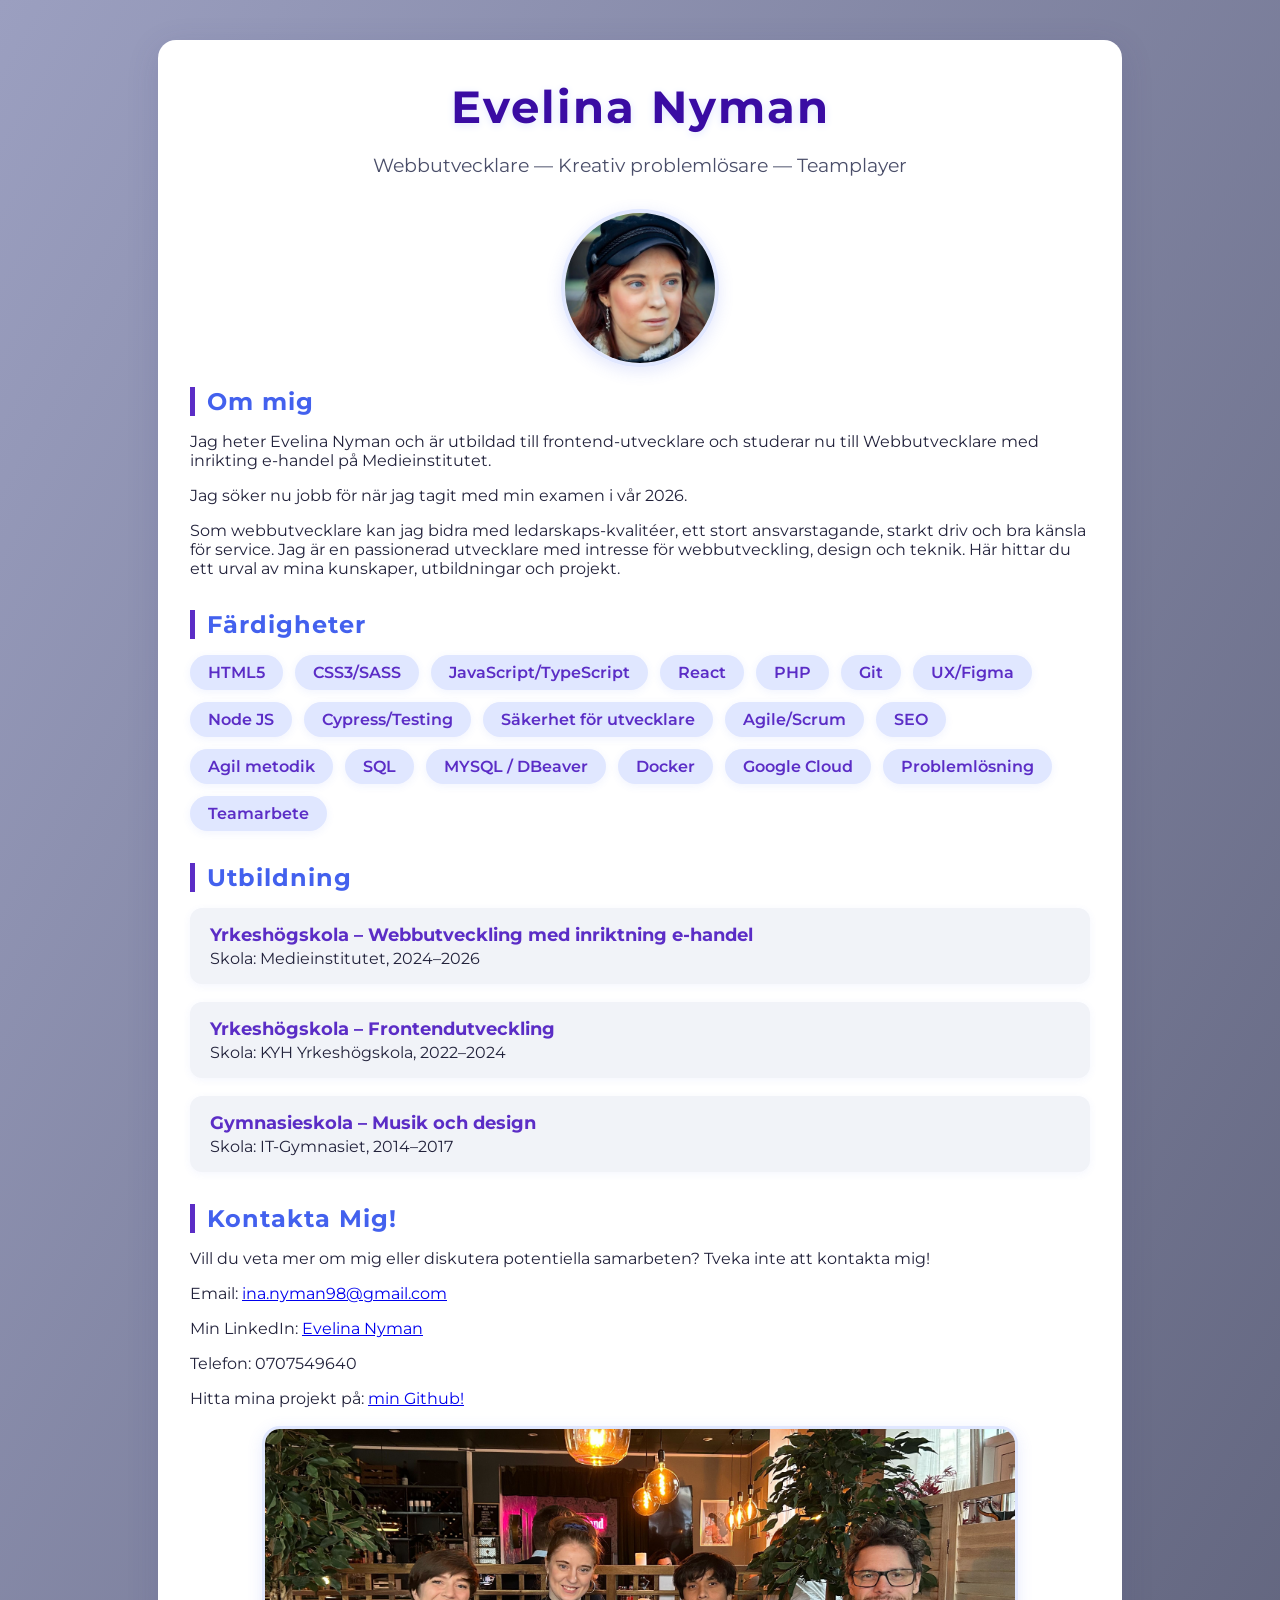
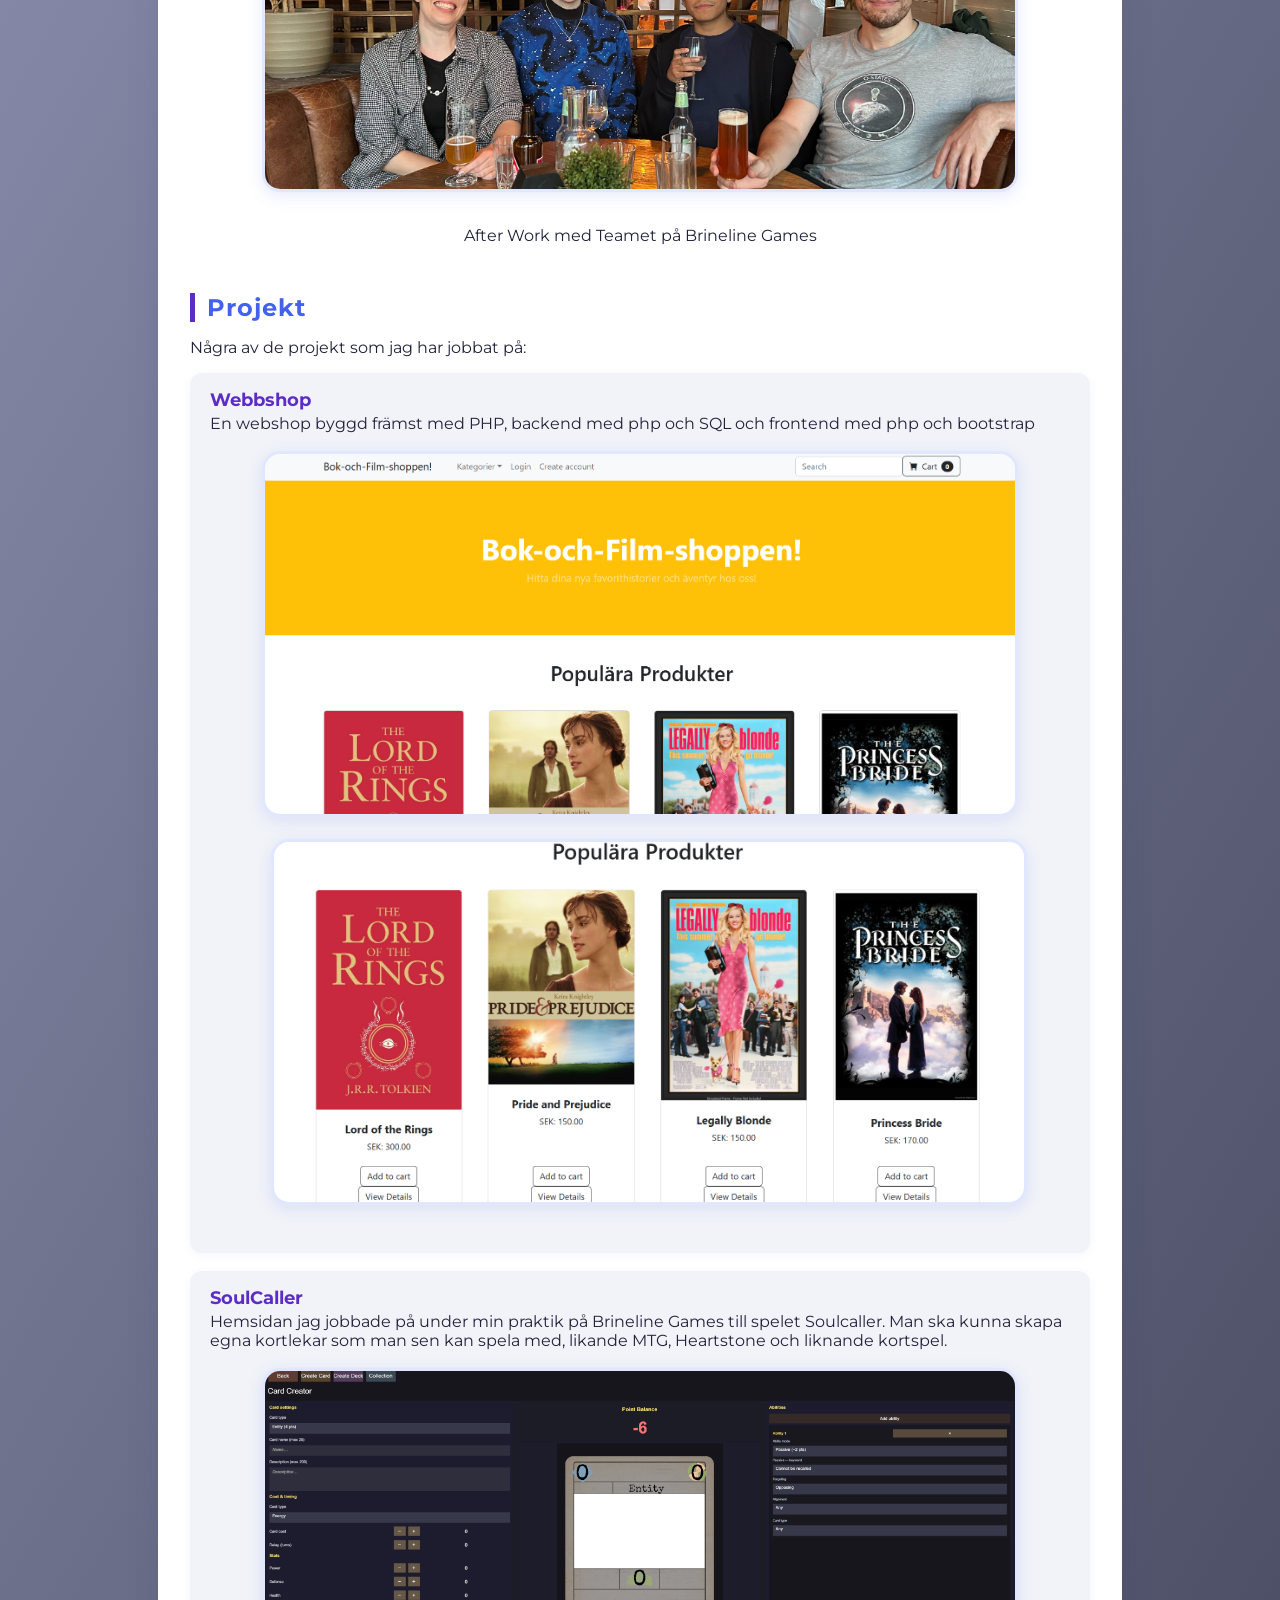
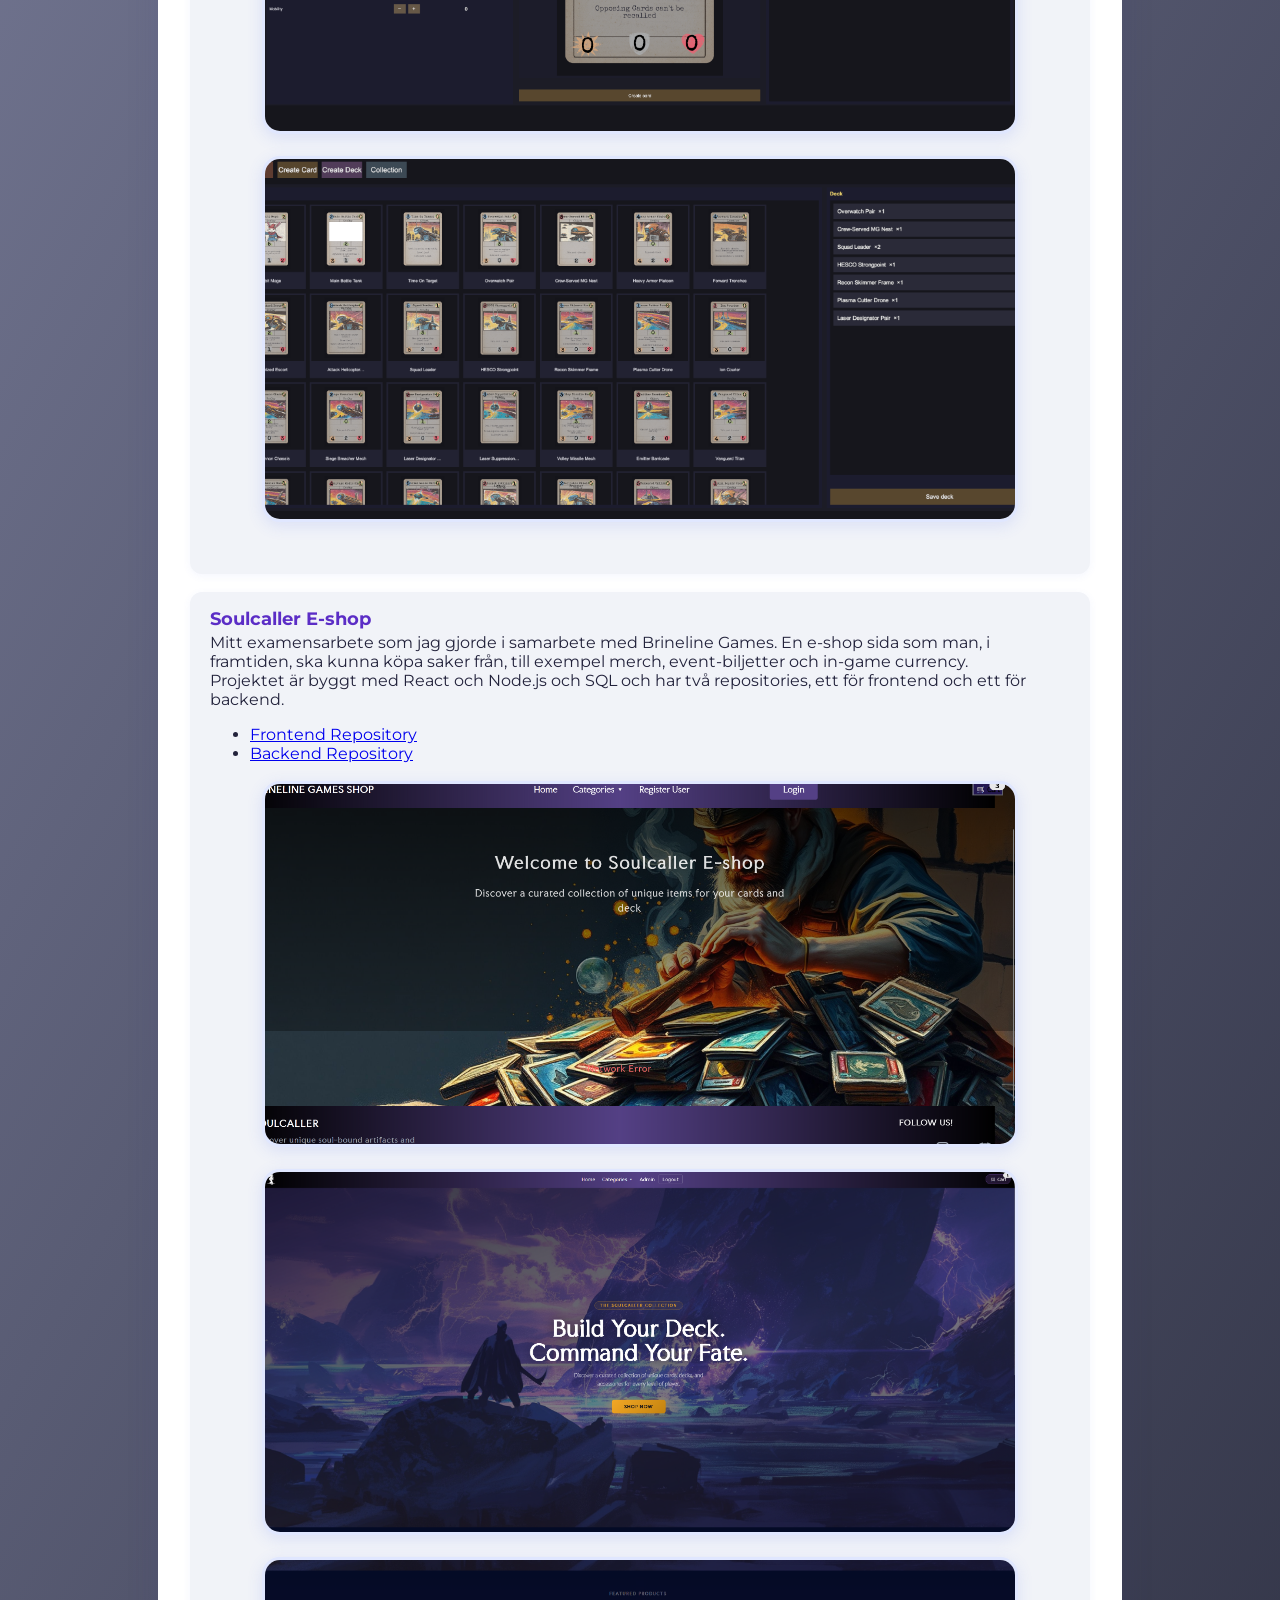
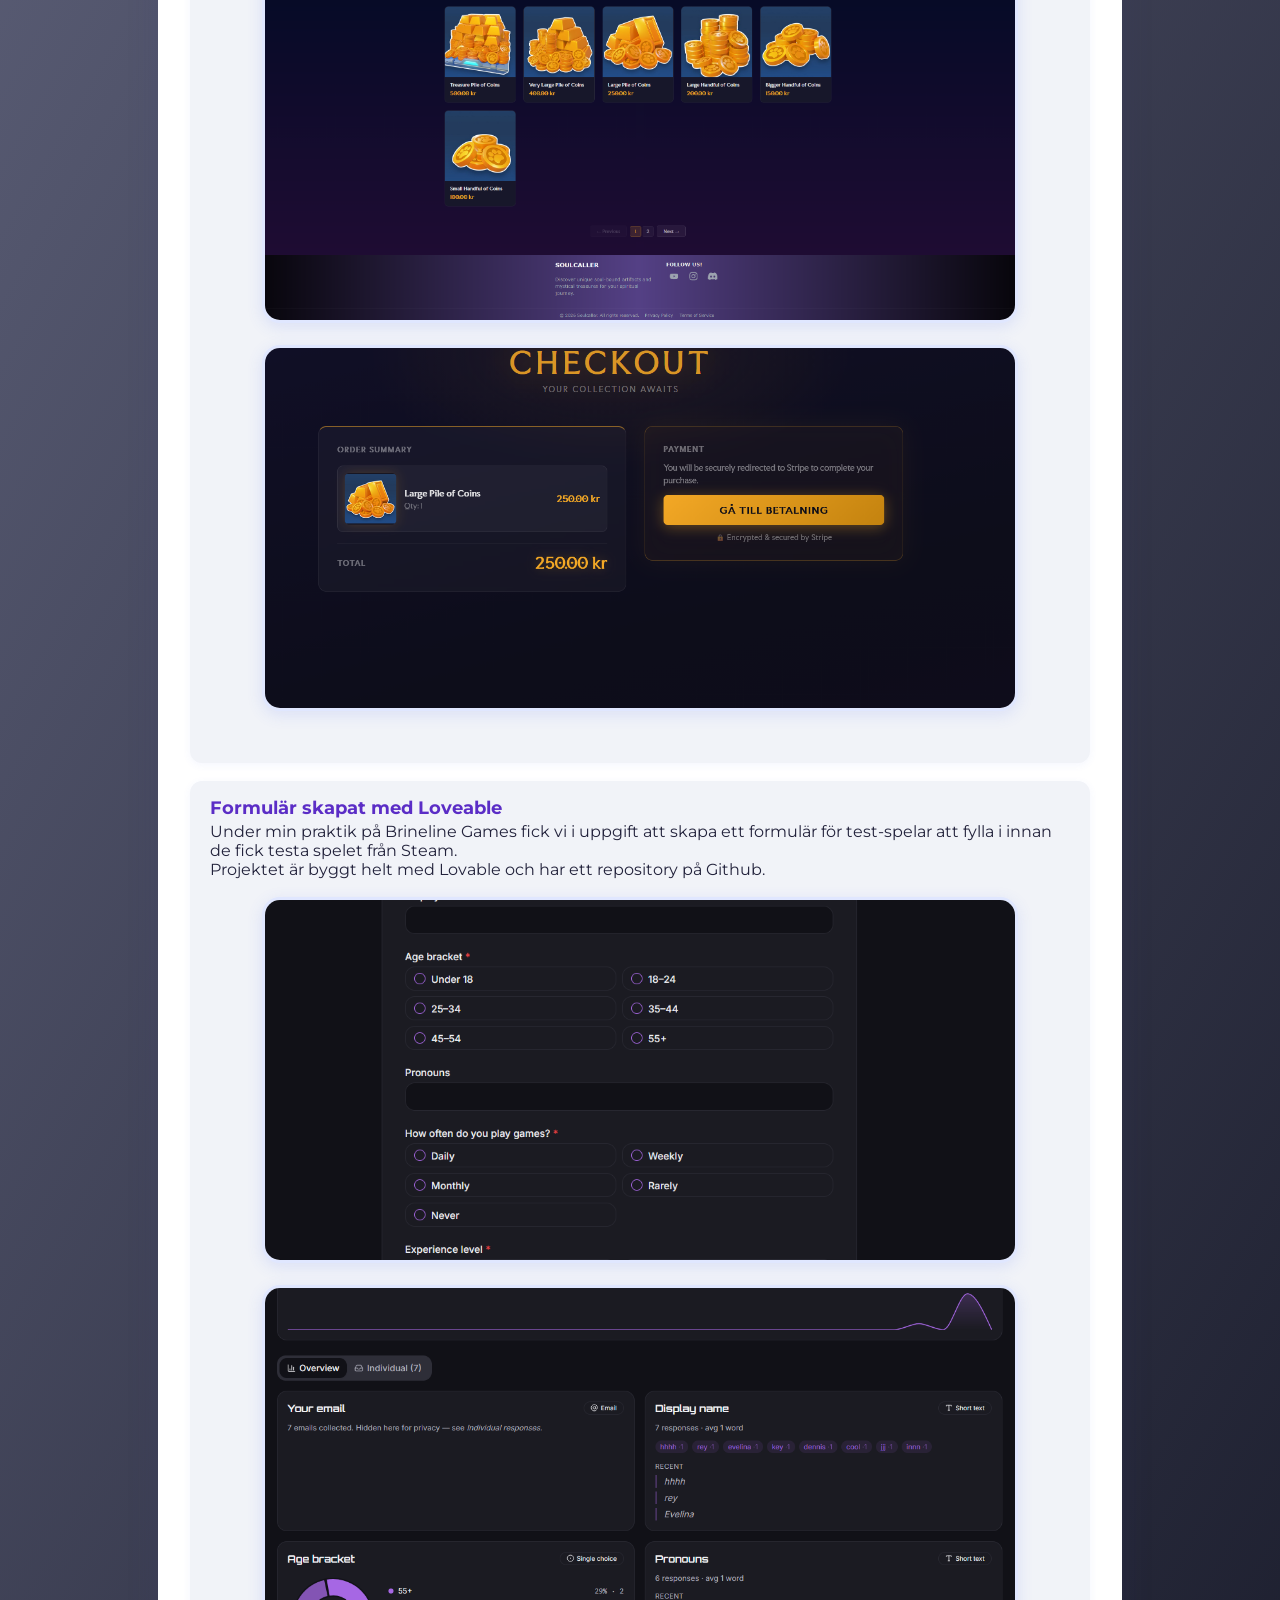
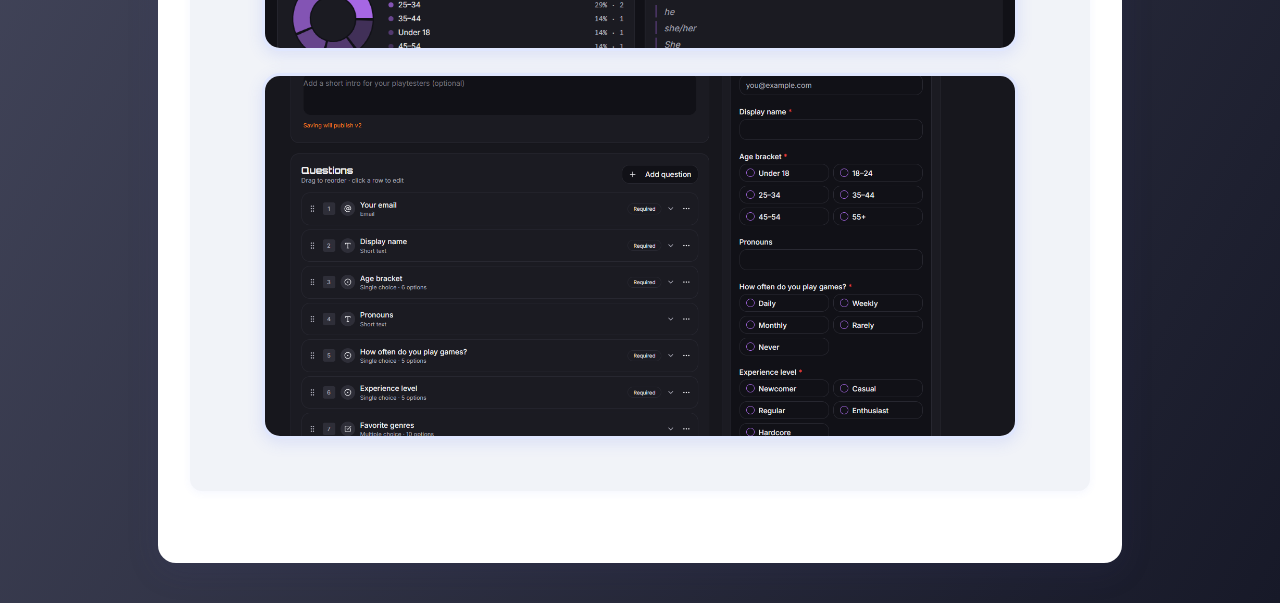
<file: index.html>
<!DOCTYPE html>
<html lang="en">
<head>
    <meta charset="UTF-8">
    <meta name="viewport" content="width=device-width, initial-scale=1.0">
    <title>Evelinas Portfolio</title>
</head>
<body>
    
</body>

<!DOCTYPE html>
<html lang="sv">
<head>
    <meta charset="UTF-8">
    <meta name="viewport" content="width=device-width, initial-scale=1.0">
    <title>Min Portfolio & CV</title>
    <link rel="stylesheet" href="style.css">
    <link href="https://fonts.googleapis.com/css2?family=Montserrat:wght@700;400&display=swap" rel="stylesheet">

</head>
<body>
    <div class="container">
        <header>
            <h1>Evelina Nyman</h1>
            <p>Webbutvecklare &mdash; Kreativ problemlösare &mdash; Teamplayer</p>
        </header>

        <section>
        <div>
            <img src="assets/Profilbild8.jpg" alt="profilbild">
        </div>
            <h2>Om mig</h2>
            <p>Jag heter Evelina Nyman och är utbildad till frontend-utvecklare och studerar nu till Webbutvecklare med inrikting e-handel på Medieinstitutet.
            </p>
            <p>Jag söker nu jobb för när jag tagit med min examen i vår 2026.
            </p>
            <p>Som webbutvecklare kan jag bidra med ledarskaps-kvalitéer, ett stort ansvarstagande, starkt driv och bra känsla för service. Jag är en passionerad utvecklare med intresse för webbutveckling, design och teknik. Här hittar du ett urval av mina kunskaper, utbildningar och projekt.
            </p>
        </section>

        <section>
            <h2>Färdigheter</h2>
            <ul class="skills">
                <li>HTML5</li>
                <li>CSS3/SASS</li>
                <li>JavaScript/TypeScript</li>
                <li>React</li>
                <li>PHP</li>
                <li>Git</li>
                <li>UX/Figma</li>
                <li>Node JS</li>
                <li>Cypress/Testing</li>  
                <li>Säkerhet för utvecklare</li>
                <li>Agile/Scrum</li>
                <li>SEO</li>
                <li>Agil metodik</li>
                <li>SQL</li>
                <li>MYSQL / DBeaver</li>
                <li>Docker</li>
                <li>Google Cloud</li>
                <li>Problemlösning</li>
                <li>Teamarbete</li>
            </ul>
        </section>

        <section>
            <h2>Utbildning</h2>
            <div class="education">
                <div class="edu-item">
                    <h3>Yrkeshögskola – Webbutveckling med inriktning e-handel</h3>
                    <p>Skola: Medieinstitutet, 2024–2026</p>
                </div>
                <div class="edu-item">
                    <h3>Yrkeshögskola – Frontendutveckling</h3>
                    <p>Skola: KYH Yrkeshögskola, 2022–2024</p>
                </div>
                <div class="edu-item">
                    <h3>Gymnasieskola – Musik och design</h3>
                    <p>Skola: IT-Gymnasiet, 2014–2017</p>
                </div>
            </div>
        </section>

        <section>
            <h2>Kontakta Mig!</h2>
            <div>
                <p>Vill du veta mer om mig eller diskutera potentiella samarbeten? Tveka inte att kontakta mig!</p>
                <p>Email: <a href="mailto: ina.nyman98@gmail.com">ina.nyman98@gmail.com</a></p>
                <p>Min LinkedIn: <a rel="noopener" href="https://www.linkedin.com/in/evelina-nyman-08953720b/" target="_blank">Evelina Nyman</a></p>
                <p>Telefon: 0707549640</p>
                <p>Hitta mina projekt på: <a href="https://github.com/Kamechan98">min Github!</a></p>
            </div>
            <div class="image-container">
                        <img src="assets/IMG_1961.jpg" alt="After Work från min LIA">
                    <p>After Work med Teamet på Brineline Games</p>
                    </div>

        </section>

        <section>
            <h2>Projekt</h2>
            <p>Några av de projekt som jag har jobbat på:</p>
            <div class="projects">
                <div class="project-item">
                    <h3>Webbshop</h3>
                    <p>En webshop byggd främst med PHP, backend med php och SQL och frontend med php och bootstrap</p>
                    <section>
                     <div class="image-container">
                        <a rel="noopener" href="https://github.com/Kamechan98/Webshop_PHP" target="_blank">
                        <img src="assets/Skärmbild (4).png" alt="Webbshopbild1">
                        </a>
                    </div>
                    <div class="image-container">
                        <a rel="noopener" href="https://github.com/Kamechan98/Webshop_PHP" target="_blank"></a>
                        <img src="assets/Skärmbild (5).png" alt="Webbshopbild2">
                    </div>
                </section>
                </div>
                <div class="project-item">
                    <h3>SoulCaller</h3>
                    <p>Hemsidan jag jobbade på under min praktik på Brineline Games till spelet Soulcaller. Man ska kunna skapa egna kortlekar som man sen kan spela med, likande MTG, Heartstone och liknande kortspel.</p>
                <section>
                     <div class="image-container">
                        <a rel="noopener" href="https://github.com/Kamechan98/Rate-a-Movie-App.git" target="_blank">
                        <img src="assets/Screenshot 2026-05-03 003402.png" alt="SoulCallers hemsida">
                        </a>
                    </div>
                    <div class="image-container">
                        <a rel="noopener" href="https://github.com/Kamechan98/Rate-a-Movie-App.git" target="_blank">
                        <img src="assets/Screenshot 2026-05-03 003418.png" alt="SoulCallers hemsida">
                        </a>
                    </div>
                </section>
                </div>
                <div class="project-item">
                    <h3>Soulcaller E-shop</h3>
                    <p>Mitt examensarbete som jag gjorde i samarbete med Brineline Games. En e-shop sida som man, i framtiden, ska kunna köpa saker från, till exempel merch, event-biljetter och in-game currency.</p>
                    <p>Projektet är byggt med React och Node.js och SQL och har två repositories, ett för frontend och ett för backend.
                        <ul>
                            <li>
                            <a rel="noopener" href="https://github.com/Reyuuh/eshop-soulcaller-frontend" target="_blank">Frontend Repository</a>
                            </li>
                            <li>
                            <a rel="noopener" href="https://github.com/Reyuuh/eshop-soulcaller-backend" target="_blank">Backend Repository</a>
                            </li>
                        </ul>
                    </p>
                <section>
                     <div class="image-container">
                        <a rel="noopener" href="https://github.com/Kamechan98/Rate-a-Movie-App.git" target="_blank">
                        <img src="assets/Skärmbild 2026-02-02 100907.png" alt="SoulCallers hemsida">
                        </a>
                    </div>
                     <div class="image-container">
                        <a rel="noopener" href="https://github.com/Reyuuh/eshop-soulcaller-frontend" target="_blank">
                        <img src="assets/Skärmbild 2026-05-01 125922.png" alt="SC-Eshop1">
                        </a>
                    </div>
                    <div class="image-container">
                        <a rel="noopener" href="https://github.com/Reyuuh/eshop-soulcaller-frontend" target="_blank">
                        <img src="assets/Skärmbild 2026-05-01 130011.png" alt="SC-Eshop2">
                        </a>
                    </div>
                     <div class="image-container">
                        <a rel="noopener" href="https://github.com/Reyuuh/eshop-soulcaller-frontend" target="_blank">
                        <img src="assets/Skärmbild 2026-05-01 125034.png" alt="SC-Eshop3">
                        </a>
                    </div>
                </section>
                </div>
                                <div class="project-item">
                    <h3>Formulär skapat med Loveable</h3>
                    <p>Under min praktik på Brineline Games fick vi i uppgift att skapa ett formulär för test-spelar att fylla i innan de fick testa spelet från Steam.</p>
                    <p>Projektet är byggt helt med Lovable och har ett repository på Github.</p>
                    </p>
                <section>
                     <div class="image-container">
                        <a rel="noopener" href="https://github.com/Reyuuh/eshop-soulcaller-frontend" target="_blank">
                        <img src="assets/Skärmbild 2026-05-01 122115.png" alt="SC-Eshop1">
                        </a>
                    </div>
                    <div class="image-container">
                        <a rel="noopener" href="https://github.com/Reyuuh/eshop-soulcaller-frontend" target="_blank">
                        <img src="assets/Skärmbild 2026-05-01 121901.png" alt="SC-Eshop2">
                        </a>
                    </div>
                     <div class="image-container">
                        <a rel="noopener" href="https://github.com/Reyuuh/eshop-soulcaller-frontend" target="_blank">
                        <img src="assets/Skärmbild 2026-05-01 122002.png" alt="SC-Eshop3">
                        </a>
                    </div>
                </section>
                </div>
            </div>
        </section>
    </div>
</body>
</html>
</file>
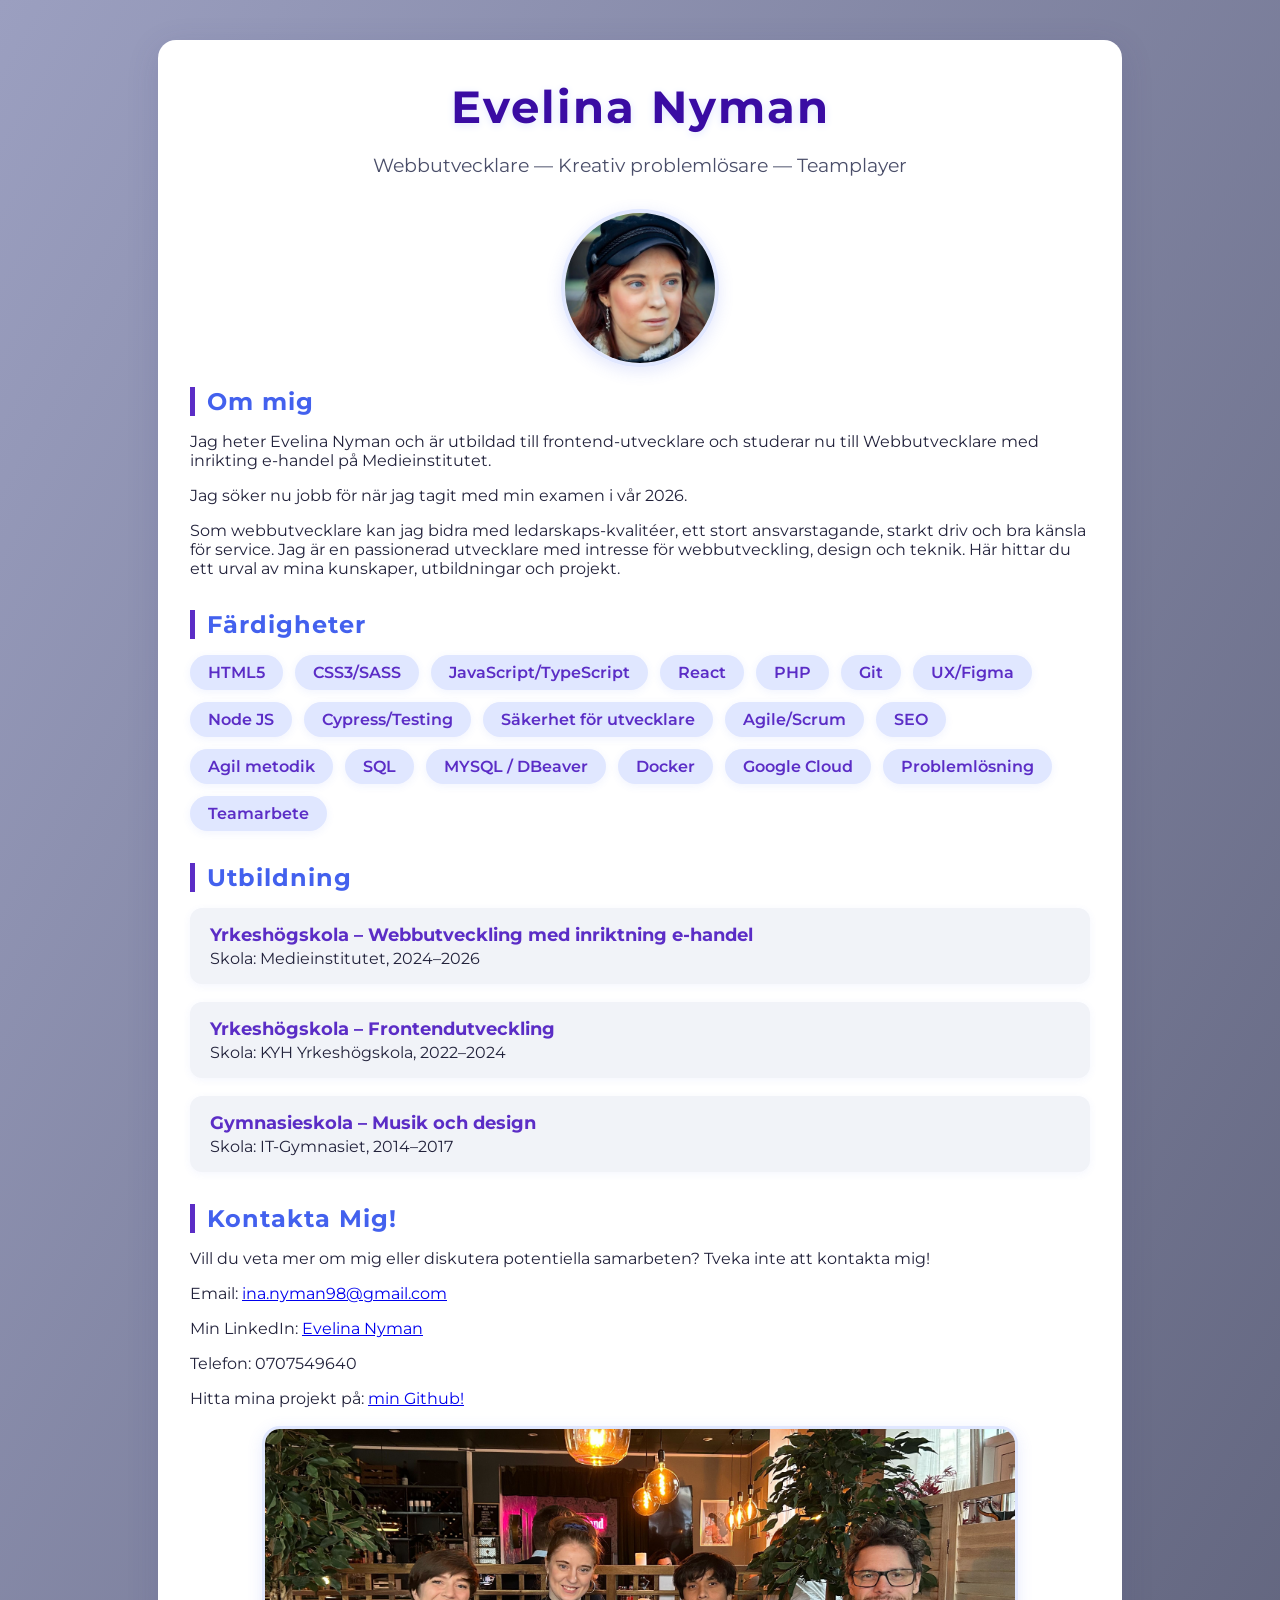
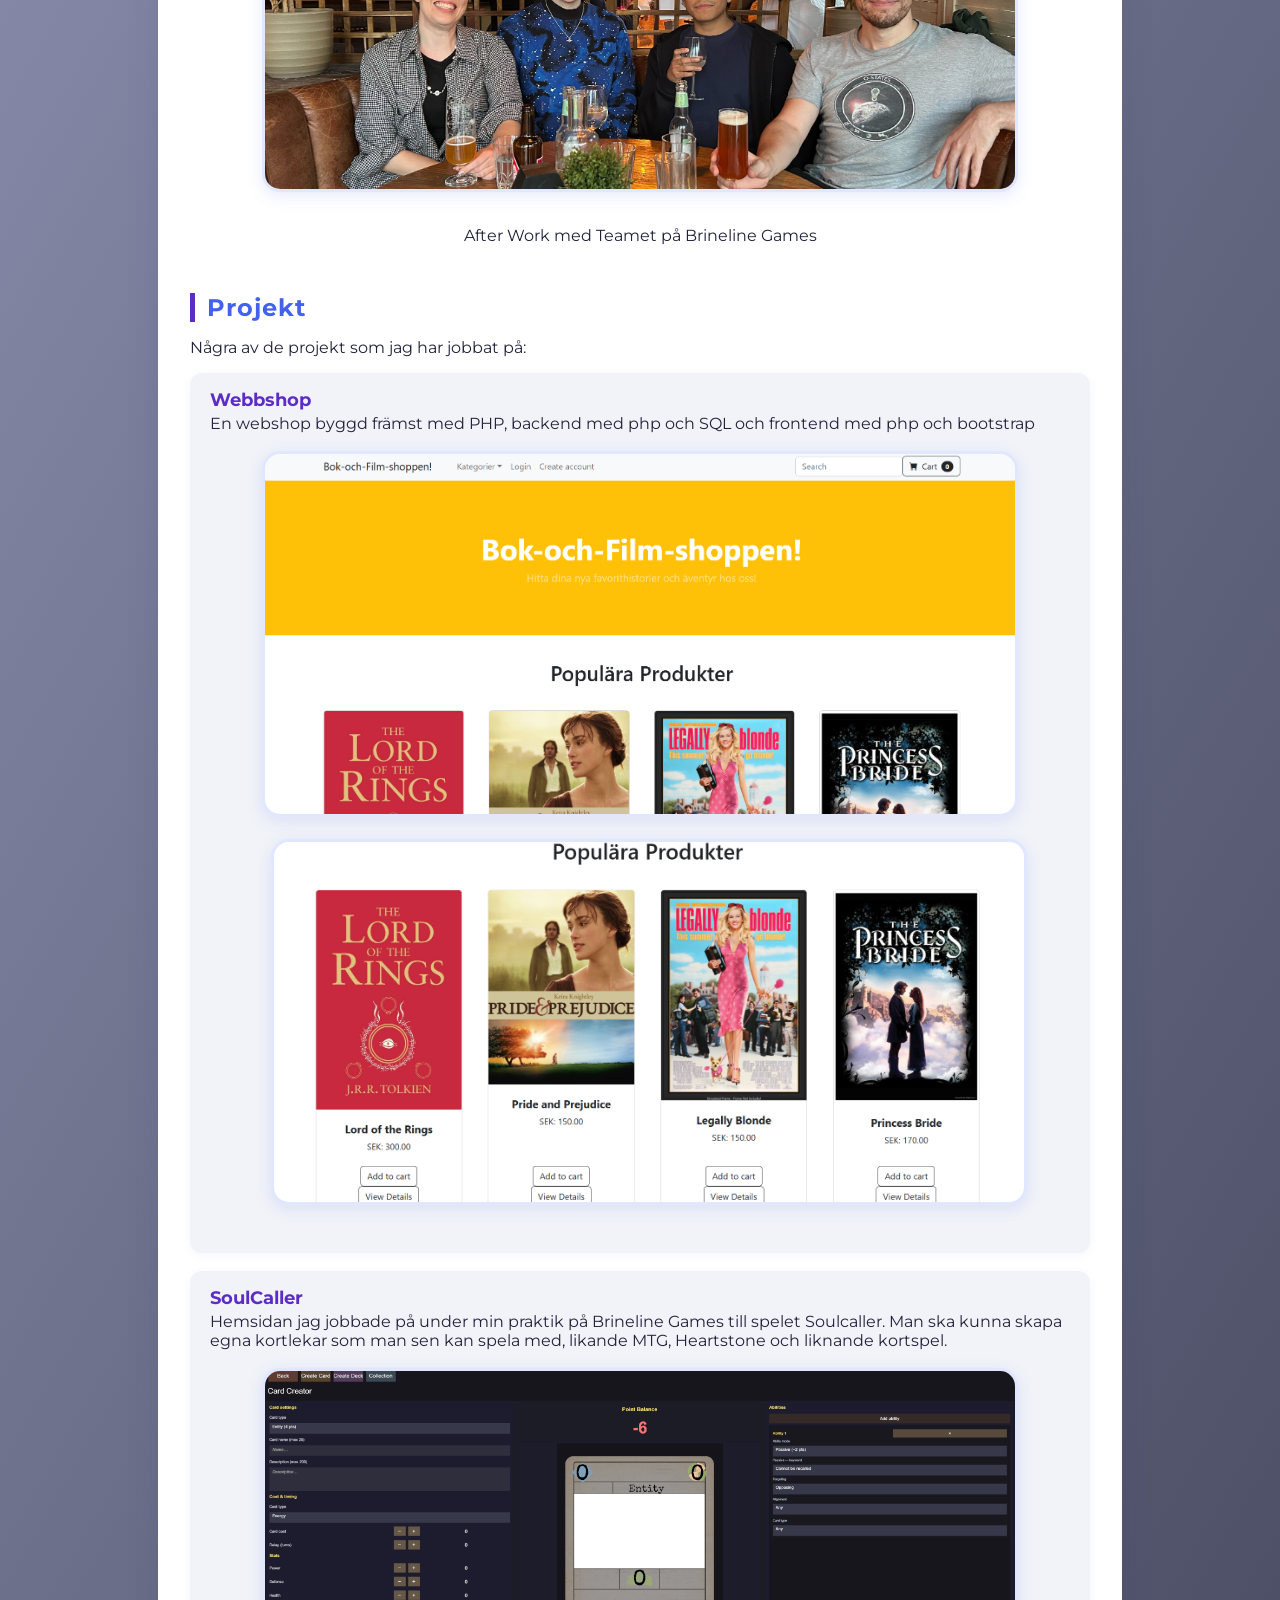
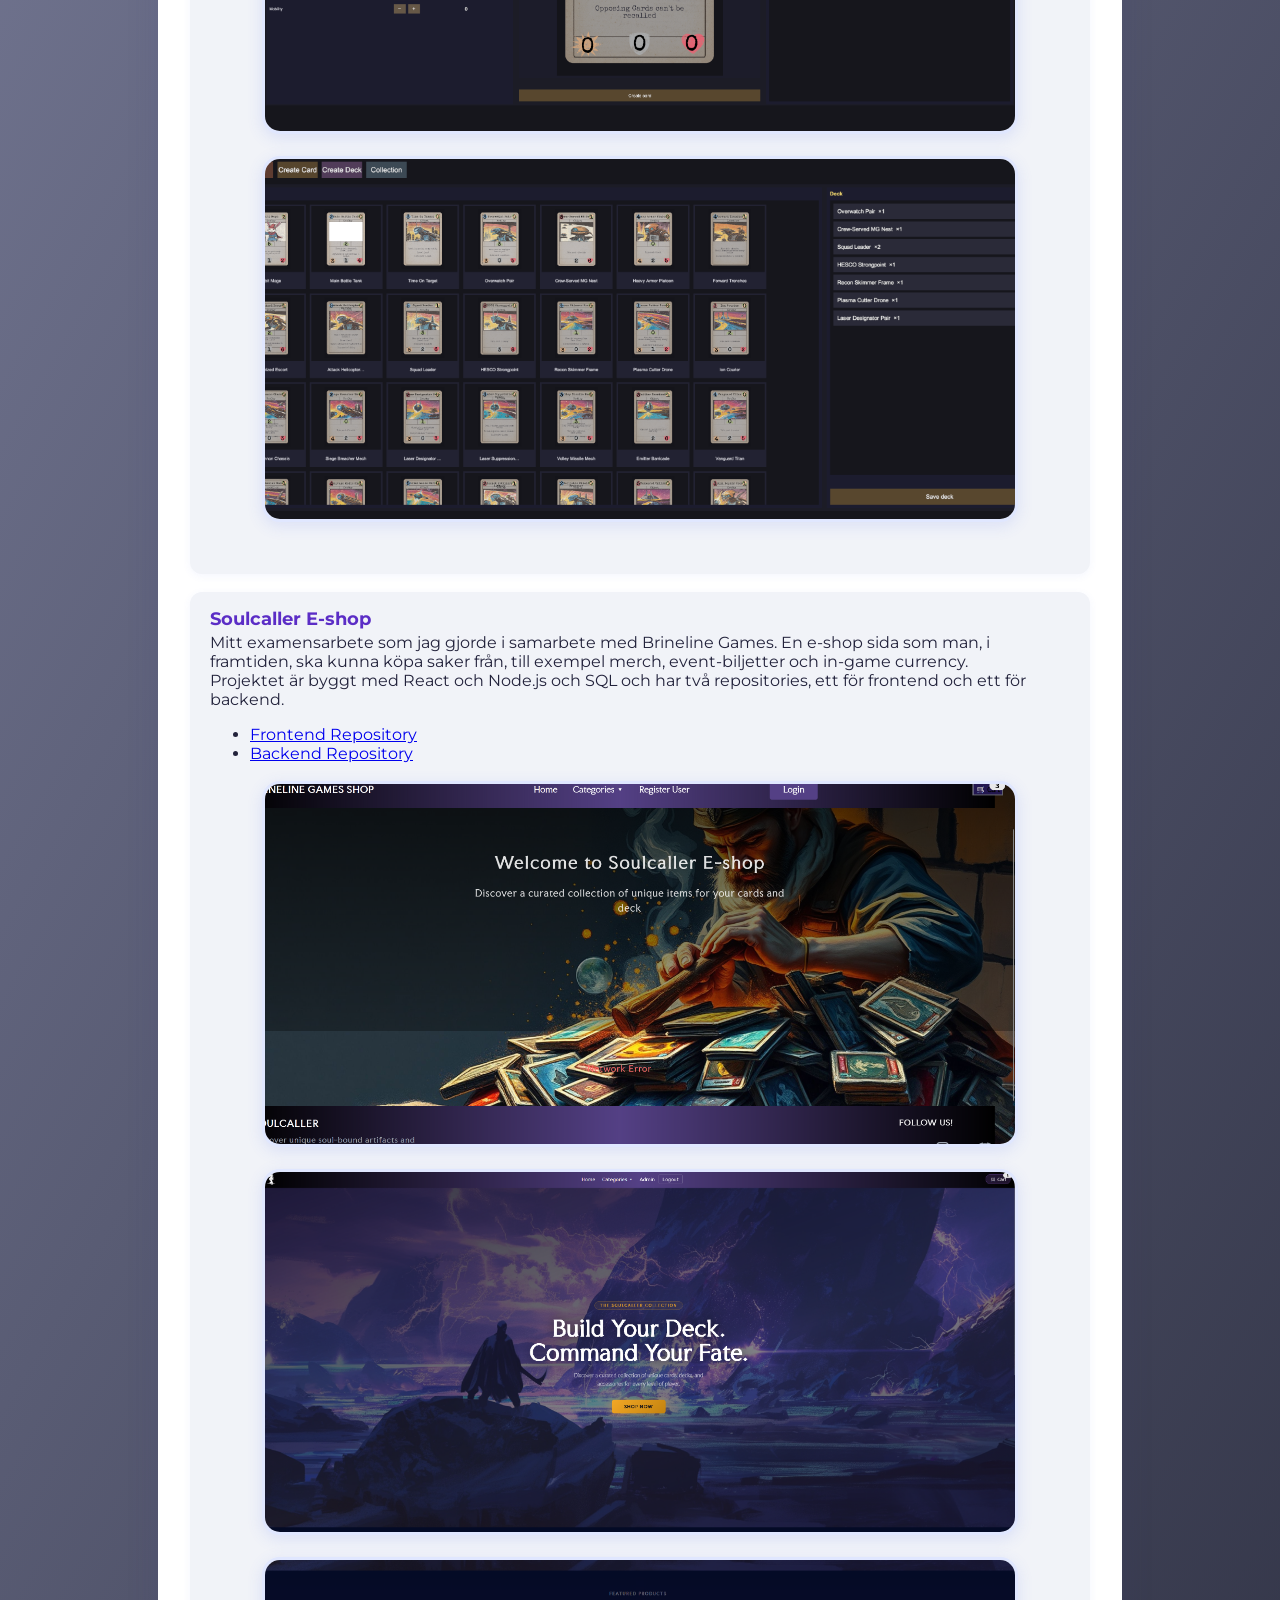
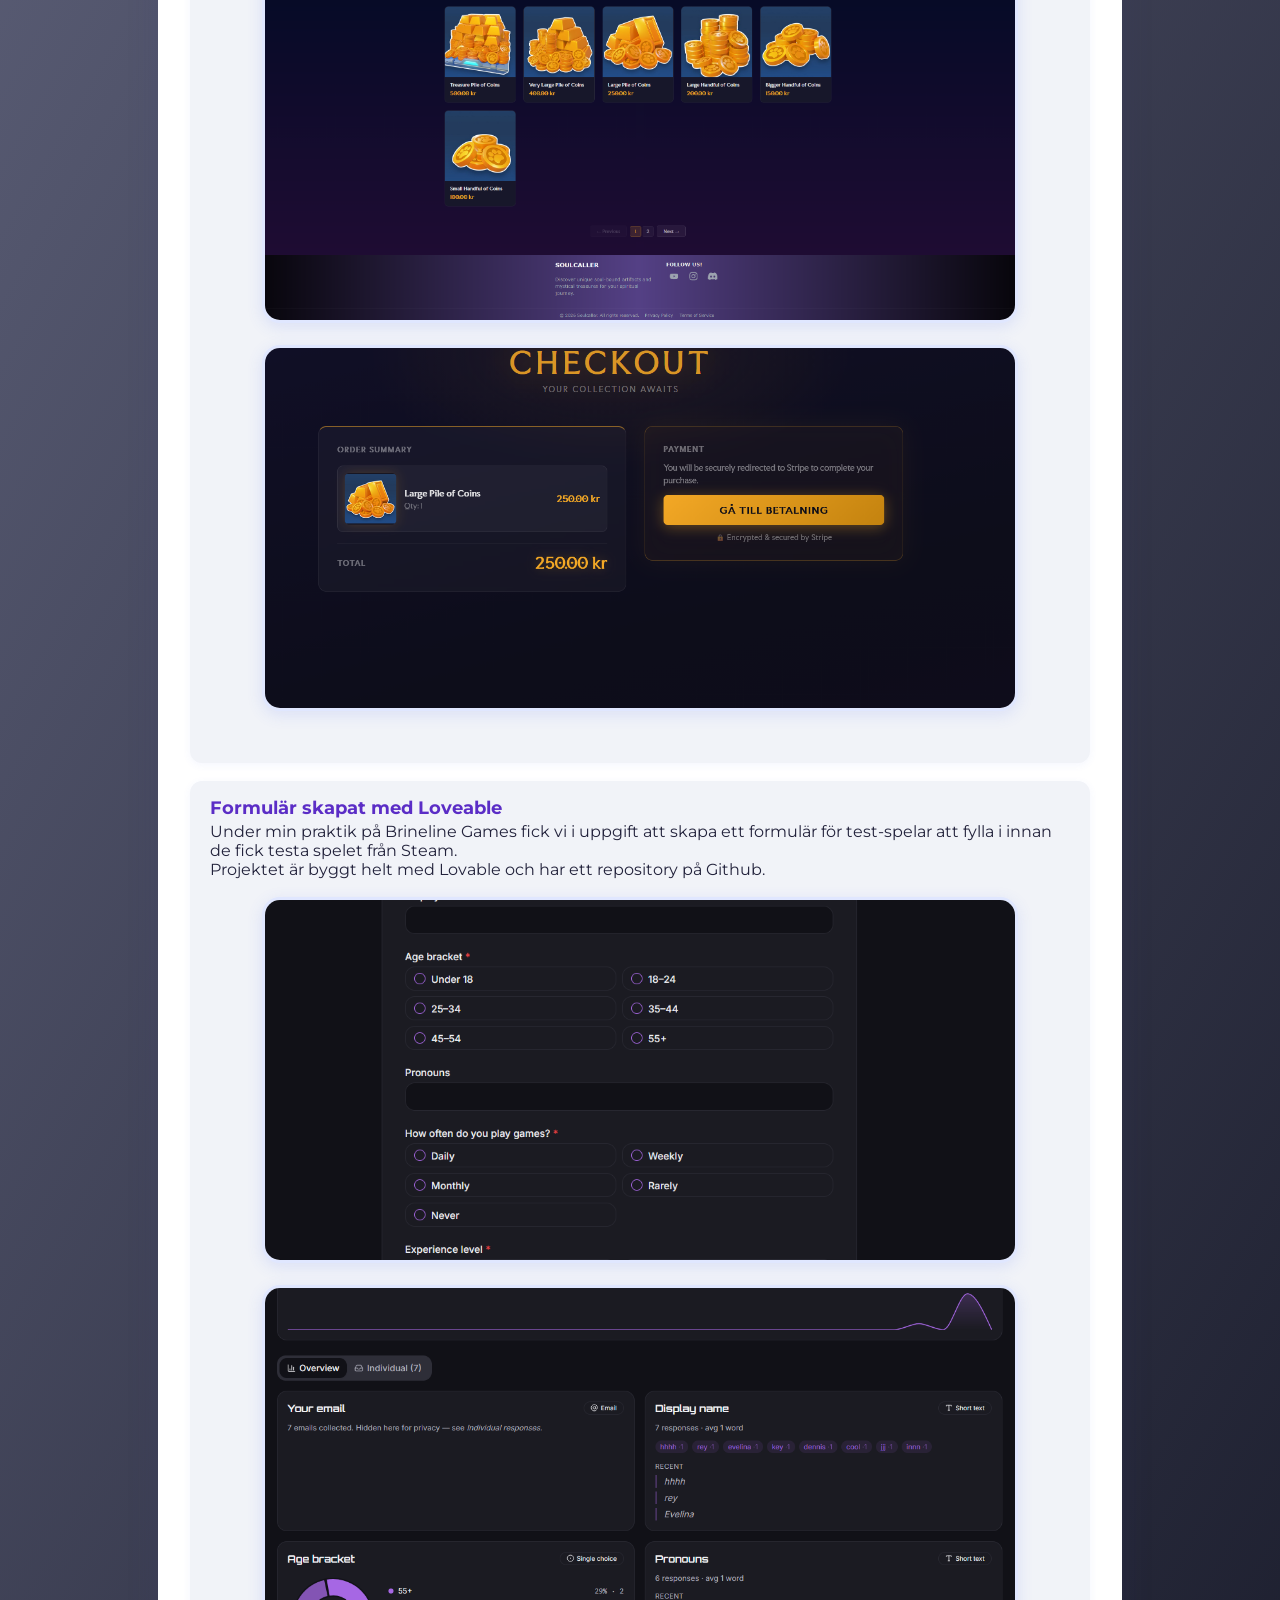
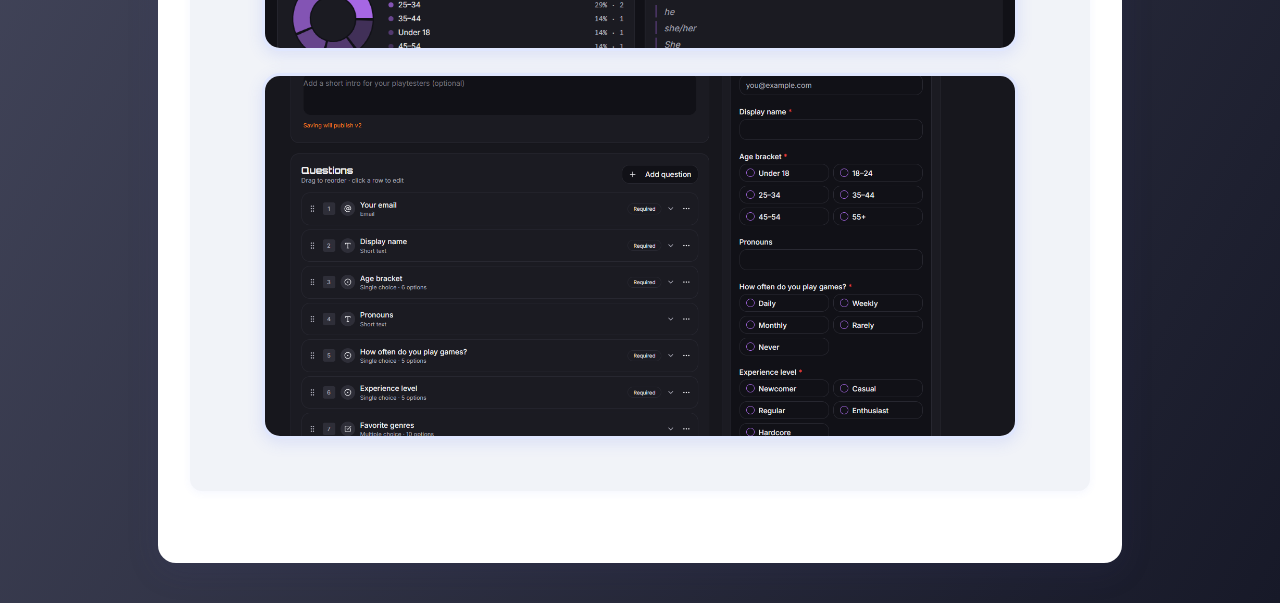
<file: Evelinas Portfolio2.htm>
<!DOCTYPE html>
<!-- saved from url=(0080)file:///C:/Users/inany/OneDrive/Desktop/KodProjekt/Evelinas-Portfolio/index.html -->
<html lang="en"><head><meta http-equiv="Content-Type" content="text/html; charset=UTF-8">
    
    <meta name="viewport" content="width=device-width, initial-scale=1.0">
    <title>Evelinas Portfolio</title>
</head>
<body>
    





    
    <meta name="viewport" content="width=device-width, initial-scale=1.0">
    <title>Min Portfolio &amp; CV</title>
    <link rel="stylesheet" href="./Evelinas Portfolio2_files/style.css">
    <link href="./Evelinas Portfolio2_files/css2" rel="stylesheet">



    <div class="container">
        <header>
            <h1>Evelina Nyman</h1>
            <p>Webbutvecklare — Kreativ problemlösare — Teamplayer</p>
        </header>

        <section>
        <div>
            <img src="./Evelinas Portfolio2_files/Profilbild8.jpg" alt="profilbild">
        </div>
            <h2>Om mig</h2>
            <p>Jag heter Evelina Nyman och är utbildad till frontend-utvecklare och studerar nu till Webbutvecklare med inrikting e-handel på Medieinstitutet.
            </p>
            <p>Jag söker nu jobb för när jag tagit med min examen i vår 2026.
            </p>
            <p>Som webbutvecklare kan jag bidra med ledarskaps-kvalitéer, ett stort ansvarstagande, starkt driv och bra känsla för service. Jag är en passionerad utvecklare med intresse för webbutveckling, design och teknik. Här hittar du ett urval av mina kunskaper, utbildningar och projekt.
            </p>
        </section>

        <section>
            <h2>Färdigheter</h2>
            <ul class="skills">
                <li>HTML5</li>
                <li>CSS3/SASS</li>
                <li>JavaScript/TypeScript</li>
                <li>React</li>
                <li>PHP</li>
                <li>Git</li>
                <li>UX/Figma</li>
                <li>Node JS</li>
                <li>Cypress/Testing</li>  
                <li>Säkerhet för utvecklare</li>
                <li>Agile/Scrum</li>
                <li>SEO</li>
                <li>Agil metodik</li>
                <li>SQL</li>
                <li>MYSQL / DBeaver</li>
                <li>Docker</li>
                <li>Google Cloud</li>
                <li>Problemlösning</li>
                <li>Teamarbete</li>
            </ul>
        </section>

        <section>
            <h2>Utbildning</h2>
            <div class="education">
                <div class="edu-item">
                    <h3>Yrkeshögskola – Webbutveckling med inriktning e-handel</h3>
                    <p>Skola: Medieinstitutet, 2024–2026</p>
                </div>
                <div class="edu-item">
                    <h3>Yrkeshögskola – Frontendutveckling</h3>
                    <p>Skola: KYH Yrkeshögskola, 2022–2024</p>
                </div>
                <div class="edu-item">
                    <h3>Gymnasieskola – Musik och design</h3>
                    <p>Skola: IT-Gymnasiet, 2014–2017</p>
                </div>
            </div>
        </section>

        <section>
            <h2>Kontakta Mig!</h2>
            <div>
                <p>Vill du veta mer om mig eller diskutera potentiella samarbeten? Tveka inte att kontakta mig!</p>
                <p>Email: <a href="mailto: ina.nyman98@gmail.com">ina.nyman98@gmail.com</a></p>
                <p>Min LinkedIn: <a rel="noopener" href="https://www.linkedin.com/in/evelina-nyman-08953720b/" target="_blank">Evelina Nyman</a></p>
                <p>Telefon: 0707549640</p>
                <p>Hitta mina projekt på: <a href="https://github.com/Kamechan98">min Github!</a></p>
            </div>
            <div class="image-container">
                        <img src="./Evelinas Portfolio2_files/IMG_1961.jpg" alt="After Work från min LIA">
                    <p>After Work med Teamet på Brineline Games</p>
                    </div>

        </section>

        <section>
            <h2>Projekt</h2>
            <p>Några av de projekt som jag har jobbat på:</p>
            <div class="projects">
                <div class="project-item">
                    <h3>Webbshop</h3>
                    <p>En webshop byggd främst med PHP, backend med php och SQL och frontend med php och bootstrap</p>
                    <section>
                     <div class="image-container">
                        <a rel="noopener" href="https://github.com/Kamechan98/Webshop_PHP" target="_blank">
                        <img src="./Evelinas Portfolio2_files/Skärmbild (4).png" alt="Webbshopbild1">
                        </a>
                    </div>
                    <div class="image-container">
                        <a rel="noopener" href="https://github.com/Kamechan98/Webshop_PHP" target="_blank"></a>
                        <img src="./Evelinas Portfolio2_files/Skärmbild (5).png" alt="Webbshopbild2">
                    </div>
                </section>
                </div>
                <div class="project-item">
                    <h3>SoulCaller</h3>
                    <p>Hemsidan jag jobbade på under min praktik på Brineline Games till spelet Soulcaller. Man ska kunna skapa egna kortlekar som man sen kan spela med, likande MTG, Heartstone och liknande kortspel.</p>
                <section>
                     <div class="image-container">
                        <a rel="noopener" href="https://github.com/Kamechan98/Rate-a-Movie-App.git" target="_blank">
                        <img src="./Evelinas Portfolio2_files/Screenshot 2026-05-03 003402.png" alt="SoulCallers hemsida">
                        </a>
                    </div>
                    <div class="image-container">
                        <a rel="noopener" href="https://github.com/Kamechan98/Rate-a-Movie-App.git" target="_blank">
                        <img src="./Evelinas Portfolio2_files/Screenshot 2026-05-03 003418.png" alt="SoulCallers hemsida">
                        </a>
                    </div>
                </section>
                </div>
                <div class="project-item">
                    <h3>Soulcaller E-shop</h3>
                    <p>Mitt examensarbete som jag gjorde i samarbete med Brineline Games. En e-shop sida som man, i framtiden, ska kunna köpa saker från, till exempel merch, event-biljetter och in-game currency.</p>
                    <p>Projektet är byggt med React och Node.js och SQL och har två repositories, ett för frontend och ett för backend.
                        </p><ul>
                            <li>
                            <a rel="noopener" href="https://github.com/Reyuuh/eshop-soulcaller-frontend" target="_blank">Frontend Repository</a>
                            </li>
                            <li>
                            <a rel="noopener" href="https://github.com/Reyuuh/eshop-soulcaller-backend" target="_blank">Backend Repository</a>
                            </li>
                        </ul>
                    <p></p>
                <section>
                     <div class="image-container">
                        <a rel="noopener" href="https://github.com/Kamechan98/Rate-a-Movie-App.git" target="_blank">
                        <img src="./Evelinas Portfolio2_files/Skärmbild 2026-02-02 100907.png" alt="SoulCallers hemsida">
                        </a>
                    </div>
                     <div class="image-container">
                        <a rel="noopener" href="https://github.com/Reyuuh/eshop-soulcaller-frontend" target="_blank">
                        <img src="./Evelinas Portfolio2_files/Skärmbild 2026-05-01 125922.png" alt="SC-Eshop1">
                        </a>
                    </div>
                    <div class="image-container">
                        <a rel="noopener" href="https://github.com/Reyuuh/eshop-soulcaller-frontend" target="_blank">
                        <img src="./Evelinas Portfolio2_files/Skärmbild 2026-05-01 130011.png" alt="SC-Eshop2">
                        </a>
                    </div>
                     <div class="image-container">
                        <a rel="noopener" href="https://github.com/Reyuuh/eshop-soulcaller-frontend" target="_blank">
                        <img src="./Evelinas Portfolio2_files/Skärmbild 2026-05-01 125034.png" alt="SC-Eshop3">
                        </a>
                    </div>
                </section>
                </div>
                                <div class="project-item">
                    <h3>Formulär skapat med Loveable</h3>
                    <p>Under min praktik på Brineline Games fick vi i uppgift att skapa ett formulär för test-spelar att fylla i innan de fick testa spelet från Steam.</p>
                    <p>Projektet är byggt helt med Lovable och har ett repository på Github.</p>
                    <p></p>
                <section>
                     <div class="image-container">
                        <a rel="noopener" href="https://github.com/Reyuuh/eshop-soulcaller-frontend" target="_blank">
                        <img src="./Evelinas Portfolio2_files/Skärmbild 2026-05-01 122115.png" alt="SC-Eshop1">
                        </a>
                    </div>
                    <div class="image-container">
                        <a rel="noopener" href="https://github.com/Reyuuh/eshop-soulcaller-frontend" target="_blank">
                        <img src="./Evelinas Portfolio2_files/Skärmbild 2026-05-01 121901.png" alt="SC-Eshop2">
                        </a>
                    </div>
                     <div class="image-container">
                        <a rel="noopener" href="https://github.com/Reyuuh/eshop-soulcaller-frontend" target="_blank">
                        <img src="./Evelinas Portfolio2_files/Skärmbild 2026-05-01 122002.png" alt="SC-Eshop3">
                        </a>
                    </div>
                </section>
                </div>
            </div>
        </section>
    </div>

</body></html>
</file>
<file: style.css>
@import url("https://fonts.googleapis.com/css2?family=Montserrat:wght@400;600;700&display=swap");
body {
  font-family: "Montserrat", Arial, sans-serif;
  background: linear-gradient(120deg, #9b9fc0 0%, #171928 100%);
  margin: 0;
  color: #22223b;
}

.container {
  max-width: 900px;
  margin: 40px auto;
  background: #fff;
  border-radius: 18px;
  box-shadow: 0 8px 32px rgba(60, 60, 120, 0.15);
  padding: 40px 32px;
}

header {
  text-align: center;
  margin-bottom: 32px;
}

header h1 {
  font-size: 2.8rem;
  margin: 0 0 8px 0;
  color: #3a0ca3;
  letter-spacing: 2px;
  text-shadow: 0 2px 8px #e0e7ff;
  transition: color 0.3s;
}

header h1:hover {
  color: #5b2dc6;
  cursor: pointer;
}

header p {
  font-size: 1.2rem;
  color: #4a4e69;
}

section {
  margin-bottom: 32px;
}

h2 {
  color: #4361ee;
  border-left: 5px solid #5b2dc6;
  padding-left: 12px;
  margin-bottom: 16px;
  font-size: 1.5rem;
  letter-spacing: 1px;
  transition: border-color 0.3s, color 0.3s;
}

h2:hover {
  color: #3a0ca3;
  border-color: #4361ee;
}

img[alt=profilbild] {
  width: 150px;
  height: 150px;
  -o-object-fit: cover;
     object-fit: cover;
  border-radius: 50%;
  box-shadow: 0 4px 16px rgba(67, 97, 238, 0.15);
  display: block;
  margin: 0 auto 18px auto;
  border: 4px solid #e0e7ff;
  transition: transform 0.3s, box-shadow 0.3s;
}

img[alt=profilbild]:hover {
  transform: scale(1.08) rotate(-2deg);
  box-shadow: 0 8px 32px rgba(67, 97, 238, 0.25);
  border-color: #5b2dc6;
}

ul.skills {
  list-style: none;
  padding: 0;
  display: flex;
  flex-wrap: wrap;
  gap: 12px;
  justify-content: flex-start;
  transition: gap 0.3s;
}

ul.skills:hover {
  gap: 20px;
}

ul.skills li {
  background: #e0e7ff;
  color: #5b2dc6;
  padding: 8px 18px;
  border-radius: 20px;
  font-weight: 600;
  font-size: 1rem;
  box-shadow: 0 2px 8px rgba(67, 97, 238, 0.08);
  transition: background 0.3s, color 0.3s, transform 0.3s, box-shadow 0.3s;
  cursor: pointer;
  position: relative;
  overflow: hidden;
}

ul.skills li:hover {
  background: #5b2dc6;
  color: #fff;
  transform: translateY(-4px) scale(1.08) rotate(-2deg);
  box-shadow: 0 8px 24px rgba(67, 97, 238, 0.18);
}

.education, .projects {
  display: flex;
  flex-direction: column;
  gap: 18px;
}

.edu-item, .project-item {
  background: #f1f3f8;
  border-radius: 12px;
  padding: 16px 20px;
  box-shadow: 0 2px 8px rgba(67, 97, 238, 0.06);
  transition: box-shadow 0.3s, transform 0.3s;
}

.edu-item:hover, .project-item:hover {
  box-shadow: 0 8px 32px rgba(67, 97, 238, 0.18);
  transform: scale(1.03) translateY(-2px);
}

.edu-item h3, .project-item h3 {
  margin: 0 0 4px 0;
  color: #5b2dc6;
  font-size: 1.1rem;
}

.edu-item p, .project-item p {
  margin: 0;
  color: #22223b;
  font-size: 1rem;
}

.image-container {
  display: flex;
  flex-direction: row;
  justify-content: center;
  align-items: center;
  gap: 18px;
  margin: 18px 0 18px 0;
  flex-wrap: wrap;
}

.image-container img {
  width: 750px;
  height: 360px;
  -o-object-fit: cover;
     object-fit: cover;
  border-radius: 18px;
  box-shadow: 0 4px 16px rgba(67, 97, 238, 0.13);
  border: 3px solid #e0e7ff;
  transition: transform 0.3s, box-shadow 0.3s, border-color 0.3s;
  background: #fff;
  margin: 0;
}

.image-container img:hover {
  transform: scale(1.06) rotate(-1.5deg);
  box-shadow: 0 8px 32px rgba(67, 97, 238, 0.22);
  border-color: #4361ee;
  z-index: 2;
}

@media (max-width: 900px) {
  .image-container img {
    width: 500px;
    height: 250px;
  }
}
@media (max-width: 600px) {
  .container {
    padding: 18px 4vw;
  }
  img[alt=profilbild] {
    width: 80px;
    height: 80px;
  }
  .image-container {
    gap: 8px;
  }
  .image-container img {
    width: 330px;
    height: 250px;
  }
}
@media (max-width: 600px) {
  .container {
    padding: 18px 4vw;
  }
  img[alt=profilbild] {
    width: 80px;
    height: 80px;
  }
}/*# sourceMappingURL=style.css.map */
</file>
<file: Evelinas Portfolio2_files/style.css>
@import url("https://fonts.googleapis.com/css2?family=Montserrat:wght@400;600;700&display=swap");
body {
  font-family: "Montserrat", Arial, sans-serif;
  background: linear-gradient(120deg, #9b9fc0 0%, #171928 100%);
  margin: 0;
  color: #22223b;
}

.container {
  max-width: 900px;
  margin: 40px auto;
  background: #fff;
  border-radius: 18px;
  box-shadow: 0 8px 32px rgba(60, 60, 120, 0.15);
  padding: 40px 32px;
}

header {
  text-align: center;
  margin-bottom: 32px;
}

header h1 {
  font-size: 2.8rem;
  margin: 0 0 8px 0;
  color: #3a0ca3;
  letter-spacing: 2px;
  text-shadow: 0 2px 8px #e0e7ff;
  transition: color 0.3s;
}

header h1:hover {
  color: #5b2dc6;
  cursor: pointer;
}

header p {
  font-size: 1.2rem;
  color: #4a4e69;
}

section {
  margin-bottom: 32px;
}

h2 {
  color: #4361ee;
  border-left: 5px solid #5b2dc6;
  padding-left: 12px;
  margin-bottom: 16px;
  font-size: 1.5rem;
  letter-spacing: 1px;
  transition: border-color 0.3s, color 0.3s;
}

h2:hover {
  color: #3a0ca3;
  border-color: #4361ee;
}

img[alt=profilbild] {
  width: 150px;
  height: 150px;
  -o-object-fit: cover;
     object-fit: cover;
  border-radius: 50%;
  box-shadow: 0 4px 16px rgba(67, 97, 238, 0.15);
  display: block;
  margin: 0 auto 18px auto;
  border: 4px solid #e0e7ff;
  transition: transform 0.3s, box-shadow 0.3s;
}

img[alt=profilbild]:hover {
  transform: scale(1.08) rotate(-2deg);
  box-shadow: 0 8px 32px rgba(67, 97, 238, 0.25);
  border-color: #5b2dc6;
}

ul.skills {
  list-style: none;
  padding: 0;
  display: flex;
  flex-wrap: wrap;
  gap: 12px;
  justify-content: flex-start;
  transition: gap 0.3s;
}

ul.skills:hover {
  gap: 20px;
}

ul.skills li {
  background: #e0e7ff;
  color: #5b2dc6;
  padding: 8px 18px;
  border-radius: 20px;
  font-weight: 600;
  font-size: 1rem;
  box-shadow: 0 2px 8px rgba(67, 97, 238, 0.08);
  transition: background 0.3s, color 0.3s, transform 0.3s, box-shadow 0.3s;
  cursor: pointer;
  position: relative;
  overflow: hidden;
}

ul.skills li:hover {
  background: #5b2dc6;
  color: #fff;
  transform: translateY(-4px) scale(1.08) rotate(-2deg);
  box-shadow: 0 8px 24px rgba(67, 97, 238, 0.18);
}

.education, .projects {
  display: flex;
  flex-direction: column;
  gap: 18px;
}

.edu-item, .project-item {
  background: #f1f3f8;
  border-radius: 12px;
  padding: 16px 20px;
  box-shadow: 0 2px 8px rgba(67, 97, 238, 0.06);
  transition: box-shadow 0.3s, transform 0.3s;
}

.edu-item:hover, .project-item:hover {
  box-shadow: 0 8px 32px rgba(67, 97, 238, 0.18);
  transform: scale(1.03) translateY(-2px);
}

.edu-item h3, .project-item h3 {
  margin: 0 0 4px 0;
  color: #5b2dc6;
  font-size: 1.1rem;
}

.edu-item p, .project-item p {
  margin: 0;
  color: #22223b;
  font-size: 1rem;
}

.image-container {
  display: flex;
  flex-direction: row;
  justify-content: center;
  align-items: center;
  gap: 18px;
  margin: 18px 0 18px 0;
  flex-wrap: wrap;
}

.image-container img {
  width: 750px;
  height: 360px;
  -o-object-fit: cover;
     object-fit: cover;
  border-radius: 18px;
  box-shadow: 0 4px 16px rgba(67, 97, 238, 0.13);
  border: 3px solid #e0e7ff;
  transition: transform 0.3s, box-shadow 0.3s, border-color 0.3s;
  background: #fff;
  margin: 0;
}

.image-container img:hover {
  transform: scale(1.06) rotate(-1.5deg);
  box-shadow: 0 8px 32px rgba(67, 97, 238, 0.22);
  border-color: #4361ee;
  z-index: 2;
}

@media (max-width: 900px) {
  .image-container img {
    width: 500px;
    height: 250px;
  }
}
@media (max-width: 600px) {
  .container {
    padding: 18px 4vw;
  }
  img[alt=profilbild] {
    width: 80px;
    height: 80px;
  }
  .image-container {
    gap: 8px;
  }
  .image-container img {
    width: 330px;
    height: 250px;
  }
}
@media (max-width: 600px) {
  .container {
    padding: 18px 4vw;
  }
  img[alt=profilbild] {
    width: 80px;
    height: 80px;
  }
}/*# sourceMappingURL=style.css.map */
</file>
